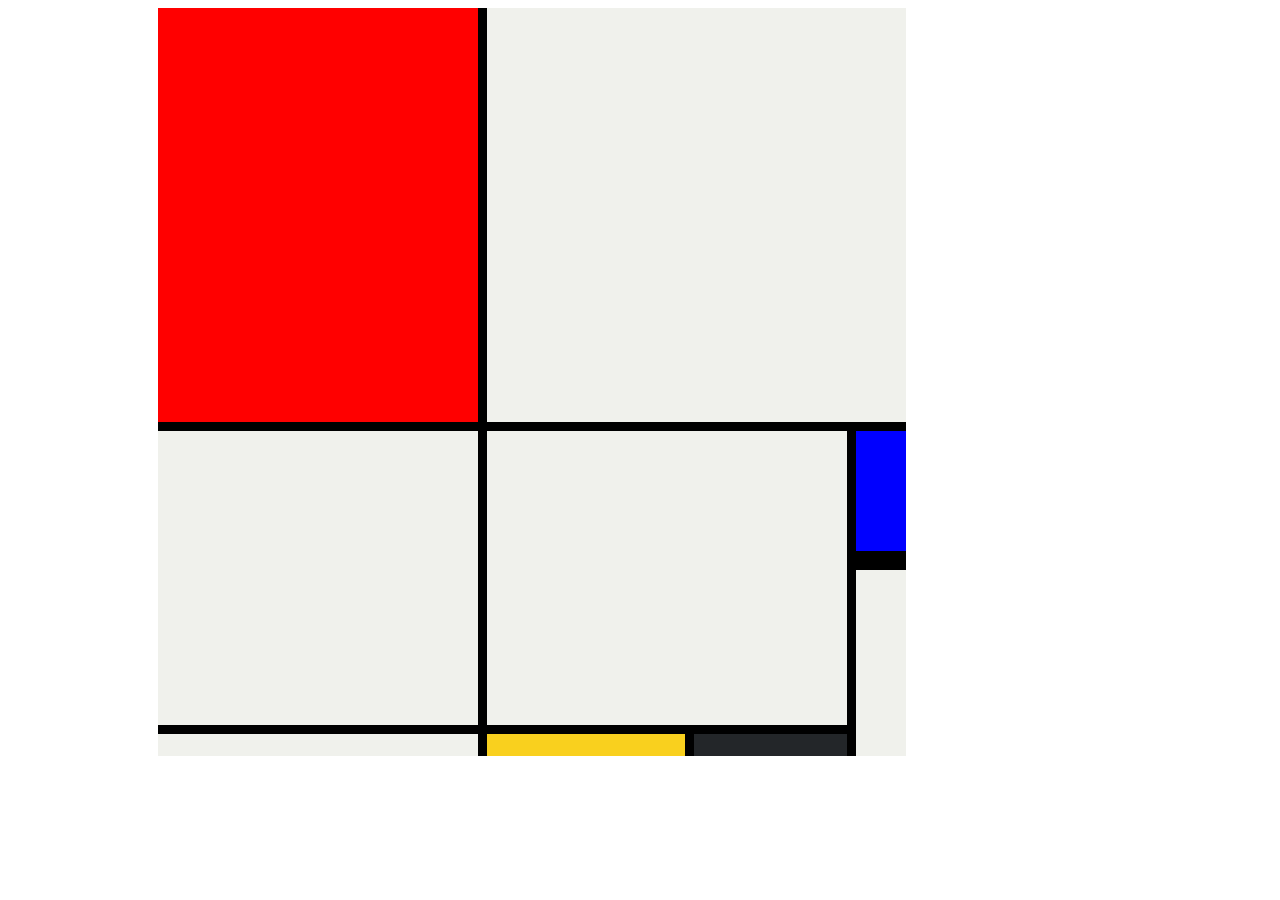
<file: 10.3 Mondrian Project/index.html>
<!DOCTYPE html>
<html lang="en">

<head>
  <meta charset="UTF-8">
  <meta name="viewport" content="width=device-width, initial-scale=1.0">
  <title>Mondrian Project</title>
  <style>
    /* 
    Write your CSS here 
    Gap Colour: #000
    White: #F0F1EC
    Red: #E72F24
    Black: #232629
    Blue: #004592
    Yellow: #F9D01E

    For dimensions, see dimensions.png image.
    HINT: Remember you can't change the properties of grid lines.
    But grid lines are transparent!
    */
    .container{
      background-color:black;
      height:748px;
      width:748px;
     margin-left:150px;
     display:grid;
     gap:9px ;
     grid-template-rows:414px 130px 155px 22px;
     grid-template-columns: 320px 198px 153px 50px;
     
     
    }
    .red{
      background-color:red;
    }
    .white1{
      grid-column: span 3;
      background-color: #F0F1EC;
    }
    .white2{
      grid-row: span 2;
      background-color: #F0F1EC;
    }
    .white3{
      grid-row: span 2;
      grid-column: span 2;
      background-color: #F0F1EC;
      }
      .blue{
        background-color: blue;
        border-bottom:  10px  solid black;
      }
      .white4{
        background-color: #F0F1EC;
        grid-row: span 2;
      }
      .item5{
        
        background-color: #F0F1EC;
      }
      .yellow{
        background-color: #F9D01E;
      }
.black{
  background-color: #232629;
}

  </style>
</head>

<body>
  <div class="container">
    <div class="item red"></div>
    <div class="item white1"></div>
    <div class="item white2"></div>
    <div class="item white3"></div>

    <div class="item blue"></div>
    <div class="item white4"></div>

    <div class="item5"></div>
    <div class="item yellow"></div>
    <div class="item black"></div>

</body>

</html>
</file>
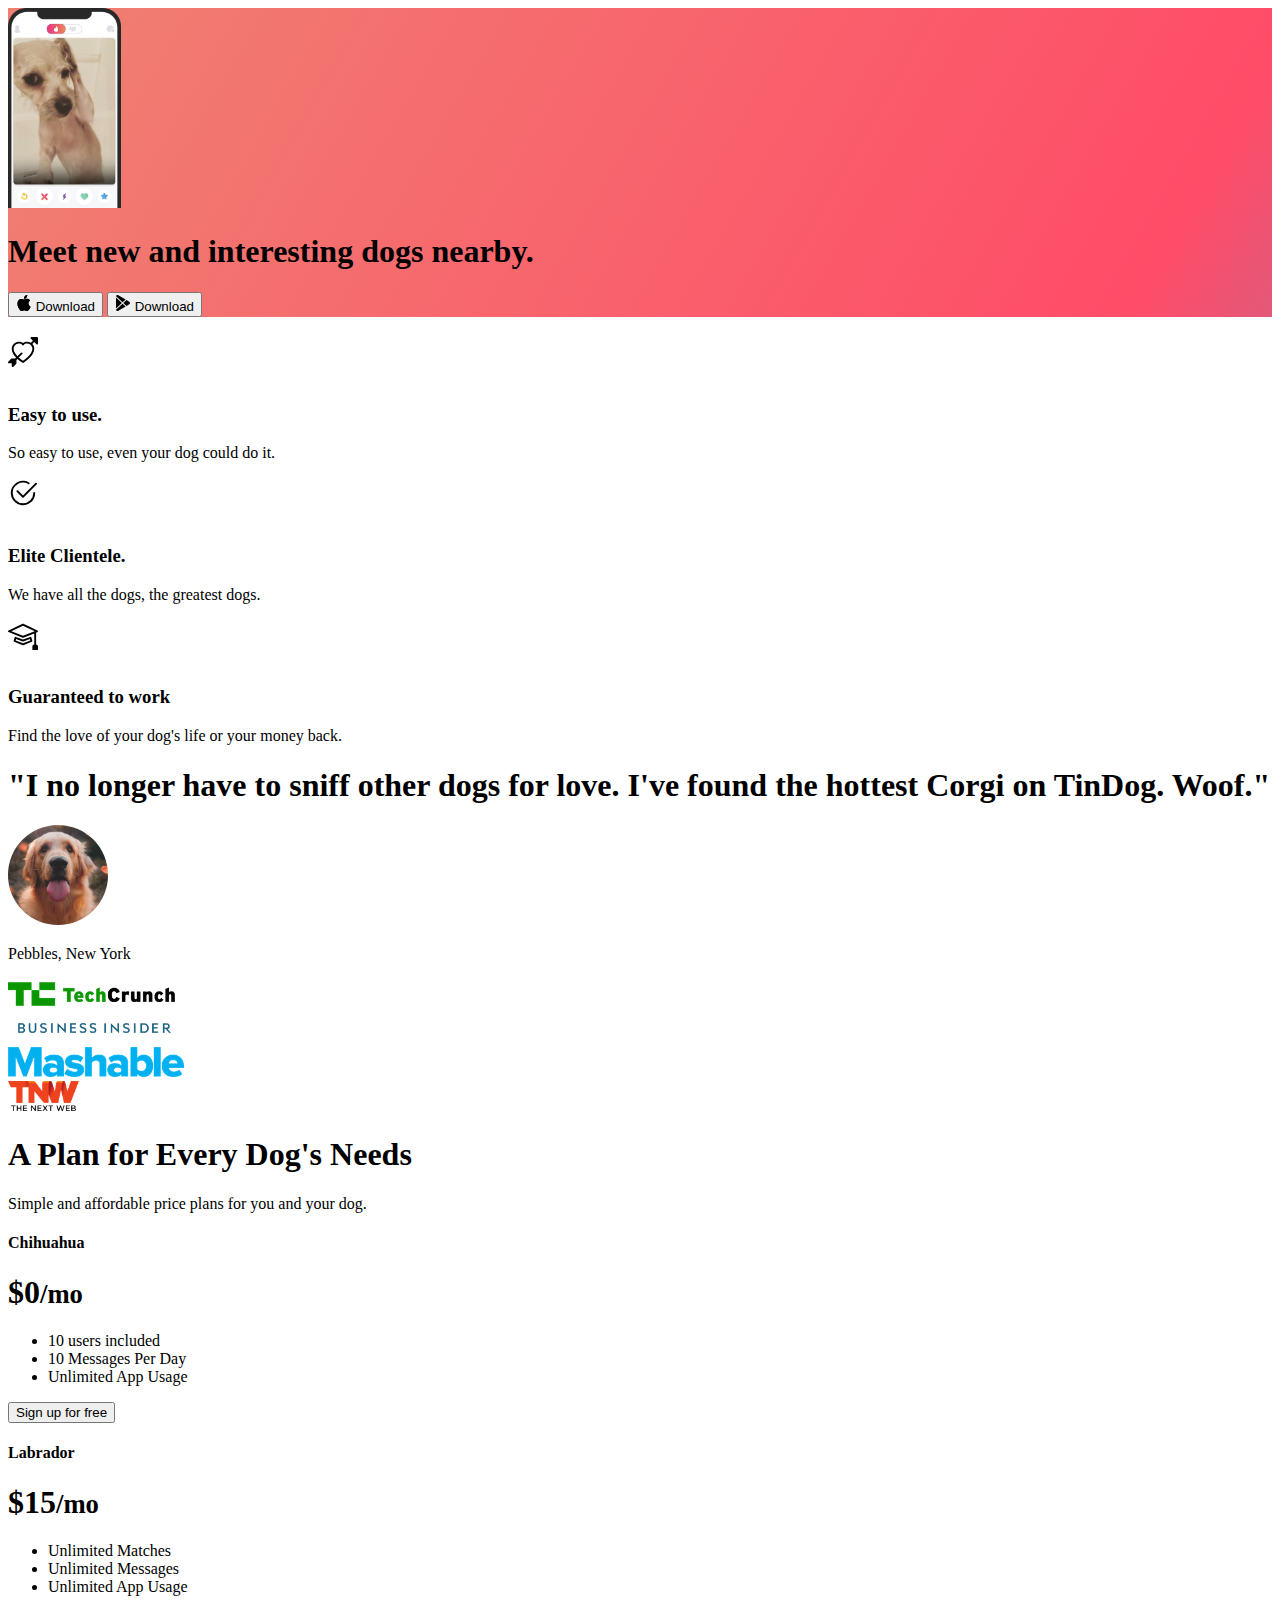
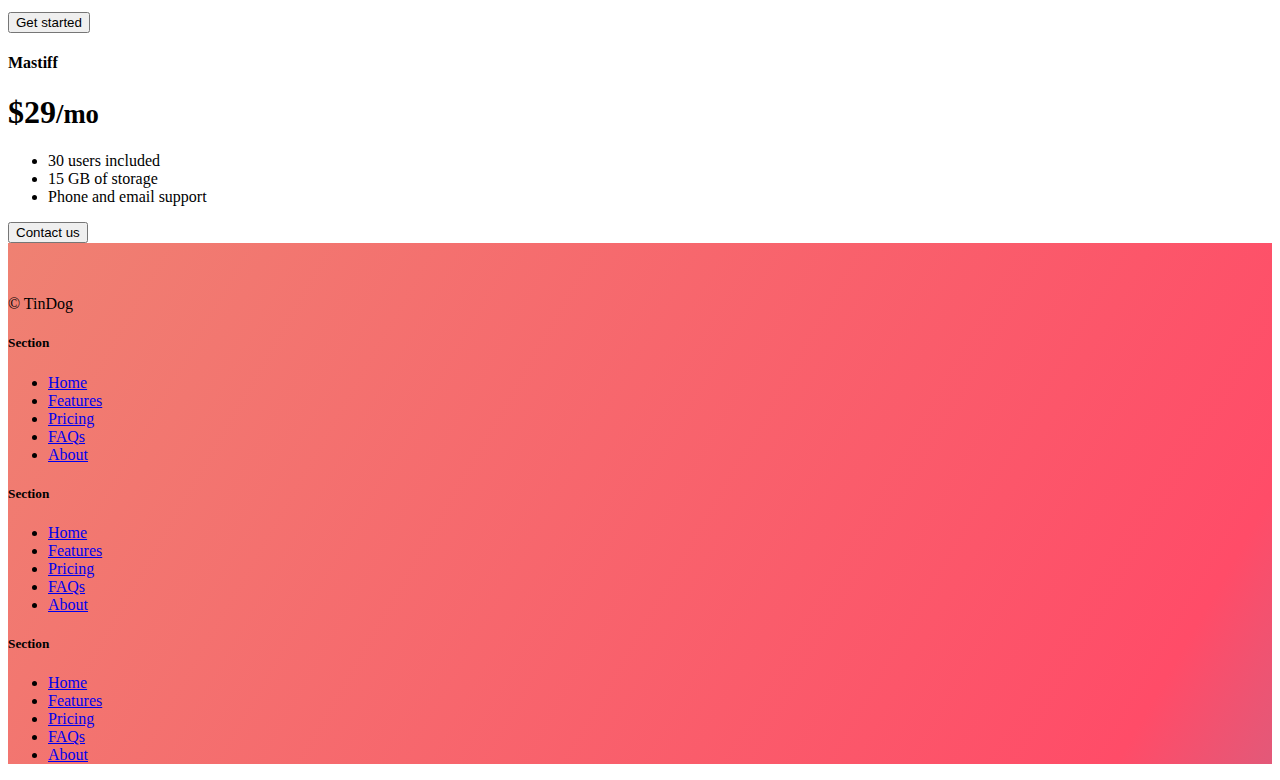
<file: 11.3 TinDog Project/index.html>
<!DOCTYPE html>
<html lang="en">

<head>
  <meta charset="UTF-8">
  <meta name="viewport" content="width=device-width, initial-scale=1.0">
  <title>TinDog</title>
  <link href="https://cdn.jsdelivr.net/npm/bootstrap@5.3.1/dist/css/bootstrap.min.css" rel="stylesheet" integrity="sha384-4bw+/aepP/YC94hEpVNVgiZdgIC5+VKNBQNGCHeKRQN+PtmoHDEXuppvnDJzQIu9" crossorigin="anonymous">

  <link rel="stylesheet" href="../11.3 TinDog Project/css/style.css">
</head>

<body>

  <!-- Title -->
  <section id="title " class="gradient-background">
    <div class="container col-xxl-8 px-4 pt-5 ">
      <div class="row flex-lg-row-reverse align-items-center g-5  ">
        <div class="col-10 col-sm-8 col-lg-6 mt-5">
          <img src="../11.3 TinDog Project/images/iphone.png" class="d-block mx-lg-auto img-fluid" alt="Bootstrap Themes"  height="200" loading="lazy">
        </div>
        <div class="col-lg-6">
          <h1 class="display-5 fw-bold text-body-emphasis lh-1 mb-3">Meet new and interesting dogs nearby.</h1>
          <div class="d-grid gap-2 d-md-flex justify-content-md-start">
            <button type="button" class="btn btn-light btn-lg px-4 me-md-2"><svg xmlns="http://www.w3.org/2000/svg" width="16" height="16" fill="currentColor"
              class="bi bi-apple mb-1" viewBox="0 0 16 16">
<path
                d="M11.182.008C11.148-.03 9.923.023 8.857 1.18c-1.066 1.156-.902 2.482-.878 2.516.024.034 1.52.087 2.475-1.258.955-1.345.762-2.391.728-2.43Zm3.314 11.733c-.048-.096-2.325-1.234-2.113-3.422.212-2.189 1.675-2.789 1.698-2.854.023-.065-.597-.79-1.254-1.157a3.692 3.692 0 0 0-1.563-.434c-.108-.003-.483-.095-1.254.116-.508.139-1.653.589-1.968.607-.316.018-1.256-.522-2.267-.665-.647-.125-1.333.131-1.824.328-.49.196-1.422.754-2.074 2.237-.652 1.482-.311 3.83-.067 4.56.244.729.625 1.924 1.273 2.796.576.984 1.34 1.667 1.659 1.899.319.232 1.219.386 1.843.067.502-.308 1.408-.485 1.766-.472.357.013 1.061.154 1.782.539.571.197 1.111.115 1.652-.105.541-.221 1.324-1.059 2.238-2.758.347-.79.505-1.217.473-1.282Z" />
<path
                d="M11.182.008C11.148-.03 9.923.023 8.857 1.18c-1.066 1.156-.902 2.482-.878 2.516.024.034 1.52.087 2.475-1.258.955-1.345.762-2.391.728-2.43Zm3.314 11.733c-.048-.096-2.325-1.234-2.113-3.422.212-2.189 1.675-2.789 1.698-2.854.023-.065-.597-.79-1.254-1.157a3.692 3.692 0 0 0-1.563-.434c-.108-.003-.483-.095-1.254.116-.508.139-1.653.589-1.968.607-.316.018-1.256-.522-2.267-.665-.647-.125-1.333.131-1.824.328-.49.196-1.422.754-2.074 2.237-.652 1.482-.311 3.83-.067 4.56.244.729.625 1.924 1.273 2.796.576.984 1.34 1.667 1.659 1.899.319.232 1.219.386 1.843.067.502-.308 1.408-.485 1.766-.472.357.013 1.061.154 1.782.539.571.197 1.111.115 1.652-.105.541-.221 1.324-1.059 2.238-2.758.347-.79.505-1.217.473-1.282Z" />
</svg> Download</button>
            <button type="button" class="btn btn-outline-light btn-lg px-4">            <svg xmlns="http://www.w3.org/2000/svg" width="16" height="16" fill="currentColor"
              class="bi bi-google-play mb-1" viewBox="0 0 16 16">
  <path
                d="M14.222 9.374c1.037-.61 1.037-2.137 0-2.748L11.528 5.04 8.32 8l3.207 2.96 2.694-1.586Zm-3.595 2.116L7.583 8.68 1.03 14.73c.201 1.029 1.36 1.61 2.303 1.055l7.294-4.295ZM1 13.396V2.603L6.846 8 1 13.396ZM1.03 1.27l6.553 6.05 3.044-2.81L3.333.215C2.39-.341 1.231.24 1.03 1.27Z" />
  </svg> Download</button>
          </div>
        </div>
      </div>
    </div>

  </section>
  <!-- Features -->
  <div class="container">
  <section id="features">
    <div class="container  mt-5" id="featured-3">
      <h2 class="pb-2 "></h2>
      <div class="row g-4 py-5 row-cols-1 row-cols-lg-3">
        <div class="feature col">
          <div class="feature-icon icon-square  d-inline-flex align-items-center justify-content-center text-bg-light bg-gradient fs-2 mb-3">
            <svg xmlns="http://www.w3.org/2000/svg" height="30" fill="currentColor" class="bi bi-arrow-through-heart"
            viewBox="0 0 16 16">
<path fill-rule="evenodd"
              d="M2.854 15.854A.5.5 0 0 1 2 15.5V14H.5a.5.5 0 0 1-.354-.854l1.5-1.5A.5.5 0 0 1 2 11.5h1.793l.53-.53c-.771-.802-1.328-1.58-1.704-2.32-.798-1.575-.775-2.996-.213-4.092C3.426 2.565 6.18 1.809 8 3.233c1.25-.98 2.944-.928 4.212-.152L13.292 2 12.147.854A.5.5 0 0 1 12.5 0h3a.5.5 0 0 1 .5.5v3a.5.5 0 0 1-.854.354L14 2.707l-1.006 1.006c.236.248.44.531.6.845.562 1.096.585 2.517-.213 4.092-.793 1.563-2.395 3.288-5.105 5.08L8 13.912l-.276-.182a21.86 21.86 0 0 1-2.685-2.062l-.539.54V14a.5.5 0 0 1-.146.354l-1.5 1.5Zm2.893-4.894A20.419 20.419 0 0 0 8 12.71c2.456-1.666 3.827-3.207 4.489-4.512.679-1.34.607-2.42.215-3.185-.817-1.595-3.087-2.054-4.346-.761L8 4.62l-.358-.368c-1.259-1.293-3.53-.834-4.346.761-.392.766-.464 1.845.215 3.185.323.636.815 1.33 1.519 2.065l1.866-1.867a.5.5 0 1 1 .708.708L5.747 10.96Z" /></svg>
          </div>
          <h3 class="fs-2 text-body-emphasis">Easy to use.</h3>
          <p>So easy to use, even your dog could do it.</p>
          
        </div>
        <div class="feature col">
          <div class="feature-icon icon-square  d-inline-flex align-items-center justify-content-center text-bg-light bg-gradient fs-2 mb-3">
            <svg xmlns="http://www.w3.org/2000/svg" height="30" fill="currentColor" class="bi bi-check2-circle"
            viewBox="0 0 16 16">
<path
              d="M2.5 8a5.5 5.5 0 0 1 8.25-4.764.5.5 0 0 0 .5-.866A6.5 6.5 0 1 0 14.5 8a.5.5 0 0 0-1 0 5.5 5.5 0 1 1-11 0z" />
<path
              d="M15.354 3.354a.5.5 0 0 0-.708-.708L8 9.293 5.354 6.646a.5.5 0 1 0-.708.708l3 3a.5.5 0 0 0 .708 0l7-7z" />
</svg>
          </div><h3 class="fs-2 text-body-emphasis">Elite Clientele.</h3>

          <p>We have all the dogs, the greatest dogs.</p>
          
        </div>
        <div class="feature col">
          <div class="feature-icon  icon-square d-inline-flex align-items-center justify-content-center text-bg-light bg-gradient fs-2 mb-3">
            <svg xmlns="http://www.w3.org/2000/svg" height="30" fill="currentColor" class="bi bi-mortarboard" viewBox="0 0 16 16">
              <path d="M8.211 2.047a.5.5 0 0 0-.422 0l-7.5 3.5a.5.5 0 0 0 .025.917l7.5 3a.5.5 0 0 0 .372 0L14 7.14V13a1 1 0 0 0-1 1v2h3v-2a1 1 0 0 0-1-1V6.739l.686-.275a.5.5 0 0 0 .025-.917l-7.5-3.5ZM8 8.46 1.758 5.965 8 3.052l6.242 2.913L8 8.46Z"/>
              <path d="M4.176 9.032a.5.5 0 0 0-.656.327l-.5 1.7a.5.5 0 0 0 .294.605l4.5 1.8a.5.5 0 0 0 .372 0l4.5-1.8a.5.5 0 0 0 .294-.605l-.5-1.7a.5.5 0 0 0-.656-.327L8 10.466 4.176 9.032Zm-.068 1.873.22-.748 3.496 1.311a.5.5 0 0 0 .352 0l3.496-1.311.22.748L8 12.46l-3.892-1.556Z"/>
              </svg>
              
          </div>
          <h3 class="fs-2 text-body-emphasis">Guaranteed to work</h3>
          <p>Find the love of your dog's life or your money back.</p>
          
        </div>
      </div>
    </div>
  </div>



  </section>
  <!-- Testimonial -->
  <section id="testimonial">
    <div >
      <div class="p-5 text-center bg-body-light">
        <div class="container py-5">
          <h1 class="text-body-emphasis">"I no longer have to sniff other dogs for love. I've found the hottest Corgi on TinDog. Woof."
          </h1>
          <div class="mt-5">
            <img class="profile-img" src="../11.3 TinDog Project/images/dog-img.jpg" height="100px" />
            <p class="mt-2">Pebbles, New York </p>
          </div>
        <div class="container">
          <div class="row">
            <div class="col-lg-3 col-sm-12" >
              <img src="../11.3 TinDog Project/images/techcrunch.png" height="30px"/>
            </div>
            <div class="col-lg-3 col-sm-12" >
              <img src="../11.3 TinDog Project/images/bizinsider.png" height="30px"/>
            </div>
            <div class="col-lg-3 col-sm-12" >
              <img src="../11.3 TinDog Project/images/mashable.png" height="30px"/>
            </div>
            <div class="col-lg-3 col-sm-12" >
              <img src="../11.3 TinDog Project/images/tnw.png" height="30px"/>
            </div>
          </div>
        </div>
        </div>
      </div>
    </div>

  </section>
  <!-- Pricing -->
  <section id="pricing">
    <div class="container ">
      <header>
        <div class="d-flex flex-column flex-md-row align-items-center pb-3 mb-4 ">
        
    
          
    
        <div class="pricing-header p-3 pb-md-4 mx-auto text-center">
          <h1 class="display-4 fw-normal text-body-emphasis">A Plan for Every Dog's Needs</h1>
          <p class="fs-5 text-body-secondary">Simple and affordable price plans for you and your dog.
          </p>
        </div>
      </header>
    
      
        <div class="row row-cols-1 row-cols-md-3 mb-3 text-center">
          <div class="col">
            <div class="card mb-4 rounded-3 shadow-sm">
              <div class="card-header py-3">
                <h4 class="my-0 fw-normal">Chihuahua </h4>   
                
               
                
               
              </div>
              <div class="card-body">
                <h1 class="card-title pricing-card-title">$0<small class="text-body-secondary fw-light">/mo</small></h1>
                <ul class="list-unstyled mt-3 mb-4">
                  <li>10 users included</li>
                  <li> 10 Messages Per Day</li>
                  
                  <li>Unlimited App Usage</li>
                </ul>
                <button type="button" class="w-100 btn btn-lg btn-outline-dark">Sign up for free</button>
              </div>
            </div>
          </div>
          <div class="col">
            <div class="card mb-4 rounded-3 shadow-sm">
              <div class="card-header py-3"> 
               
                <h4 class="my-0 fw-normal">Labrador</h4>
              </div>
              <div class="card-body">
                <h1 class="card-title pricing-card-title">$15<small class="text-body-secondary fw-light">/mo</small></h1>
                <ul class="list-unstyled mt-3 mb-4">
                  <li> Unlimited Matches</li>
                  <li>Unlimited Messages</li>
                  <li> Unlimited App Usage</li>
                
                </ul>
                <button type="button" class="w-100 btn btn-lg btn-dark">Get started</button>
              </div>
            </div>
          </div>
          <div class="col">
            <div class="card mb-4 rounded-3 shadow-sm border-primary">
              <div class="card-header py-3 text-bg-dark border-primary">
                <h4 class="my-0 fw-normal">Mastiff</h4>
              </div>
              <div class="card-body">
                <h1 class="card-title pricing-card-title">$29<small class="text-body-secondary fw-light">/mo</small></h1>
                <ul class="list-unstyled mt-3 mb-4">
                  <li>30 users included</li>
                  <li>15 GB of storage</li>
                  <li>Phone and email support</li>
                 
                </ul>
                <button type="button" class="w-100 btn btn-lg btn-dark">Contact us</button>
              </div>
            </div>
          </div>
        </div>
    
       

  </section>
  <!-- Footer -->
  <section id="footer" class="gradient-background">
    <div class="container ">
      <footer class="row row-cols-1 row-cols-sm-2 row-cols-md-5 py-5  ">
        <div class="col mb-3">
          <a href="/" class="d-flex align-items-center mb-3 link-body-emphasis text-decoration-none">
            <svg class="bi me-2" width="40" height="32"><use xlink:href="#bootstrap"></use></svg>
          </a>
          <p class="text-body-secondary">© TinDog</p>
        </div>
    
        <div class="col mb-3">
    
        </div>
    
        <div class="col mb-3">
          <h5>Section</h5>
          <ul class="nav flex-column">
            <li class="nav-item mb-2"><a href="#" class="nav-link p-0 text-body-secondary">Home</a></li>
            <li class="nav-item mb-2"><a href="#" class="nav-link p-0 text-body-secondary">Features</a></li>
            <li class="nav-item mb-2"><a href="#" class="nav-link p-0 text-body-secondary">Pricing</a></li>
            <li class="nav-item mb-2"><a href="#" class="nav-link p-0 text-body-secondary">FAQs</a></li>
            <li class="nav-item mb-2"><a href="#" class="nav-link p-0 text-body-secondary">About</a></li>
          </ul>
        </div>
    
        <div class="col mb-3">
          <h5>Section</h5>
          <ul class="nav flex-column">
            <li class="nav-item mb-2"><a href="#" class="nav-link p-0 text-body-secondary">Home</a></li>
            <li class="nav-item mb-2"><a href="#" class="nav-link p-0 text-body-secondary">Features</a></li>
            <li class="nav-item mb-2"><a href="#" class="nav-link p-0 text-body-secondary">Pricing</a></li>
            <li class="nav-item mb-2"><a href="#" class="nav-link p-0 text-body-secondary">FAQs</a></li>
            <li class="nav-item mb-2"><a href="#" class="nav-link p-0 text-body-secondary">About</a></li>
          </ul>
        </div>
    
        <div class="col mb-3">
          <h5>Section</h5>
          <ul class="nav flex-column">
            <li class="nav-item mb-2"><a href="#" class="nav-link p-0 text-body-secondary">Home</a></li>
            <li class="nav-item mb-2"><a href="#" class="nav-link p-0 text-body-secondary">Features</a></li>
            <li class="nav-item mb-2"><a href="#" class="nav-link p-0 text-body-secondary">Pricing</a></li>
            <li class="nav-item mb-2"><a href="#" class="nav-link p-0 text-body-secondary">FAQs</a></li>
            <li class="nav-item mb-2"><a href="#" class="nav-link p-0 text-body-secondary">About</a></li>
          </ul>
        </div>
      </footer>
    </div>

  </section>
</body>

</html>
</file>
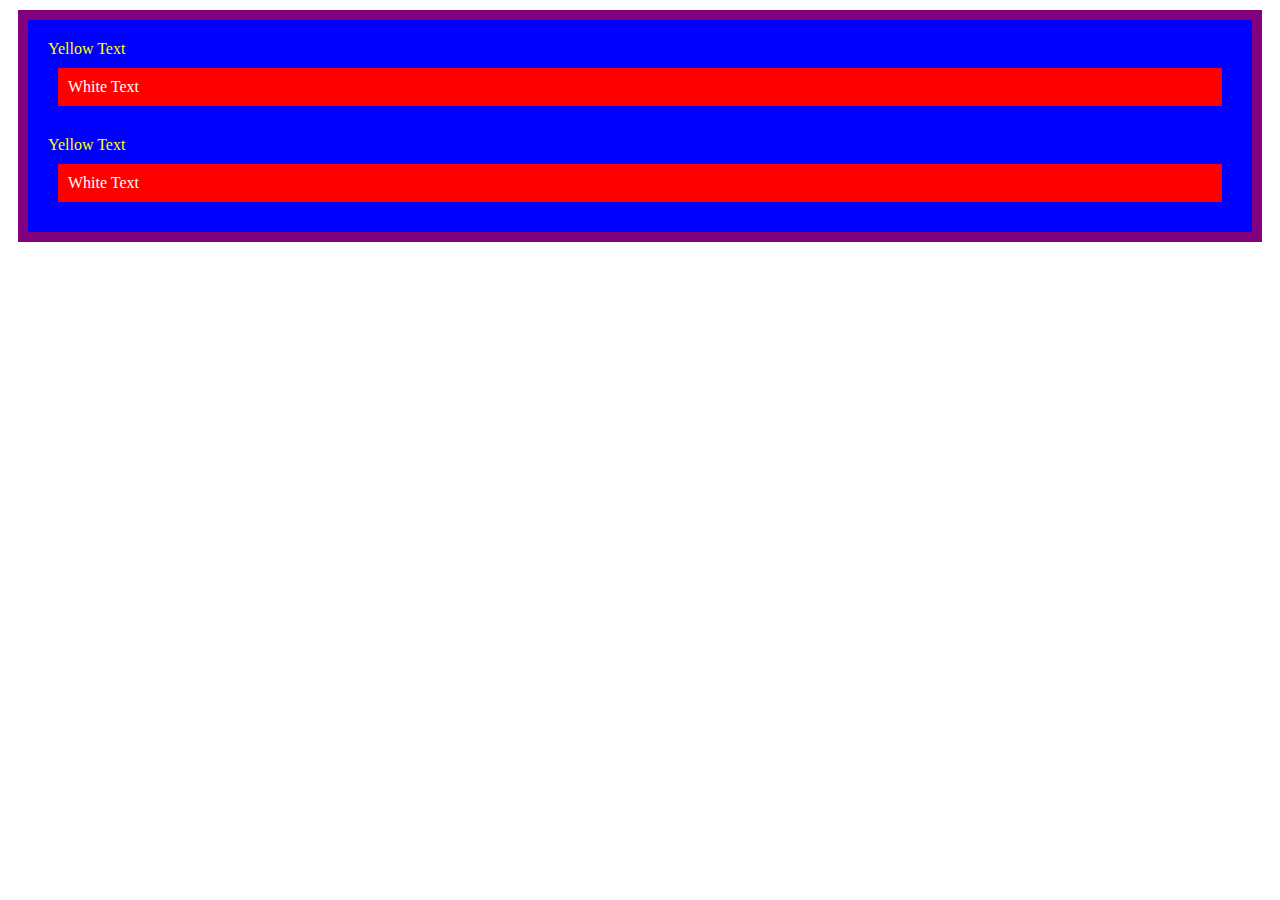
<file: 7.0 CSS Cascade/index.html>
<!DOCTYPE html>
<html lang="en">

<head>
  <meta charset="UTF-8">
  <title>CSS Cascade</title>
  <link rel="stylesheet" href="./style.css">
</head>

<body>
  <div id="outer-box" class="box">
    <div class="box">
      <p>Yellow Text</p>
      <div class="box inner-box">
        <p class="white-text">White Text</p>
      </div>
    </div>
    <div class="box">
      <p>Yellow Text</p>
      <div class="box inner-box">
        <p class="white-text">White Text</p>
      </div>
    </div>
  </div>
</body>

</html>
</file>
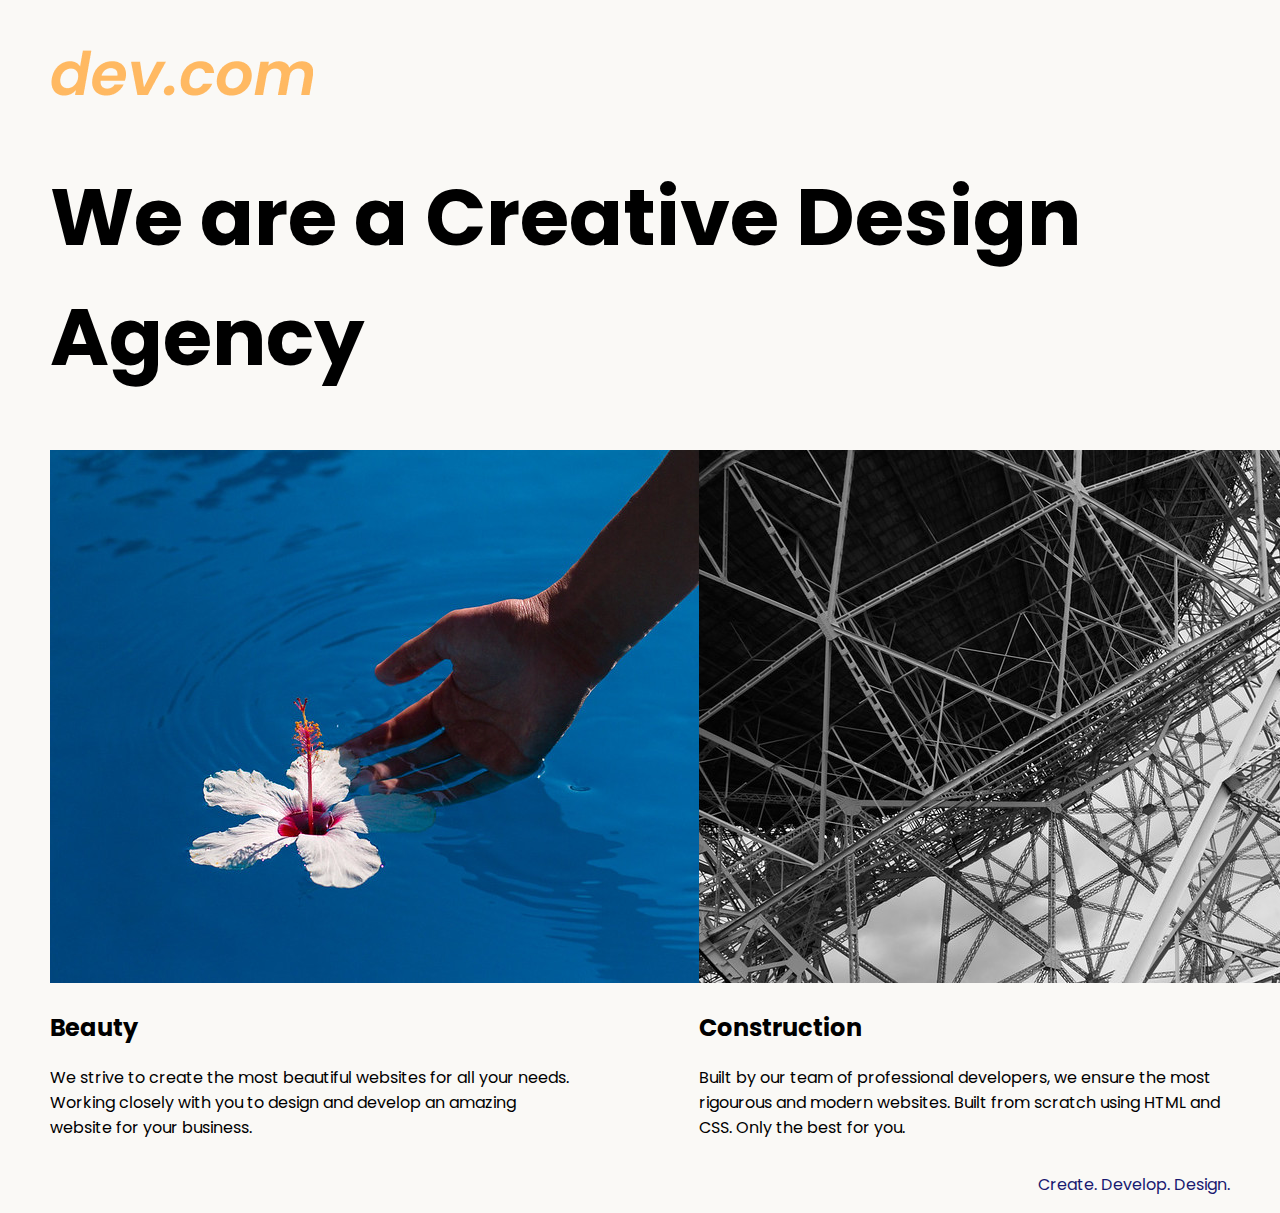
<file: 8.4 Web Design Agency Project/index.html>
<!DOCTYPE html>
<html lang="en">

<head>
  <meta charset="UTF-8">
  <meta name="viewport" content="width=device-width, initial-scale=1.0">
  <title>Agency</title>
  <link rel="stylesheet" href="./style.css">
  <link rel="preconnect" href="https://fonts.googleapis.com">
  <link rel="preconnect" href="https://fonts.gstatic.com" crossorigin>
  <link href="https://fonts.googleapis.com/css2?family=Poppins:wght@400;700&display=swap" rel="stylesheet">
</head>

<body>
  <div class="main">
    <img class="logo" src="./assets/images/logo.png" alt="logo">
    <h1>We are a Creative Design Agency</h1>
    <div class="left card"><img class="tile-image" src="./assets/images/beautiful.jpg" alt="hand and flower in water">
      <h2 class="card-title">Beauty</h2>
      <p class="card-text">We strive to create the most beautiful websites for all your needs. Working closely with you
        to
        design and
        develop an amazing website for your business.</p>
    </div>

    <div class="right card"><img class="tile-image" src="./assets/images/construction.jpg" alt="metal structure">
      <h2 class="card-title">Construction</h2>
      <p>Built by our team of professional developers, we ensure the most rigourous and modern websites. Built from
        scratch using HTML and CSS. Only the best for you.</p>
    </div>

  </div>
  <footer>
    <p>Create. Develop. Design.</p>
  </footer>
</body>

</html>
</file>
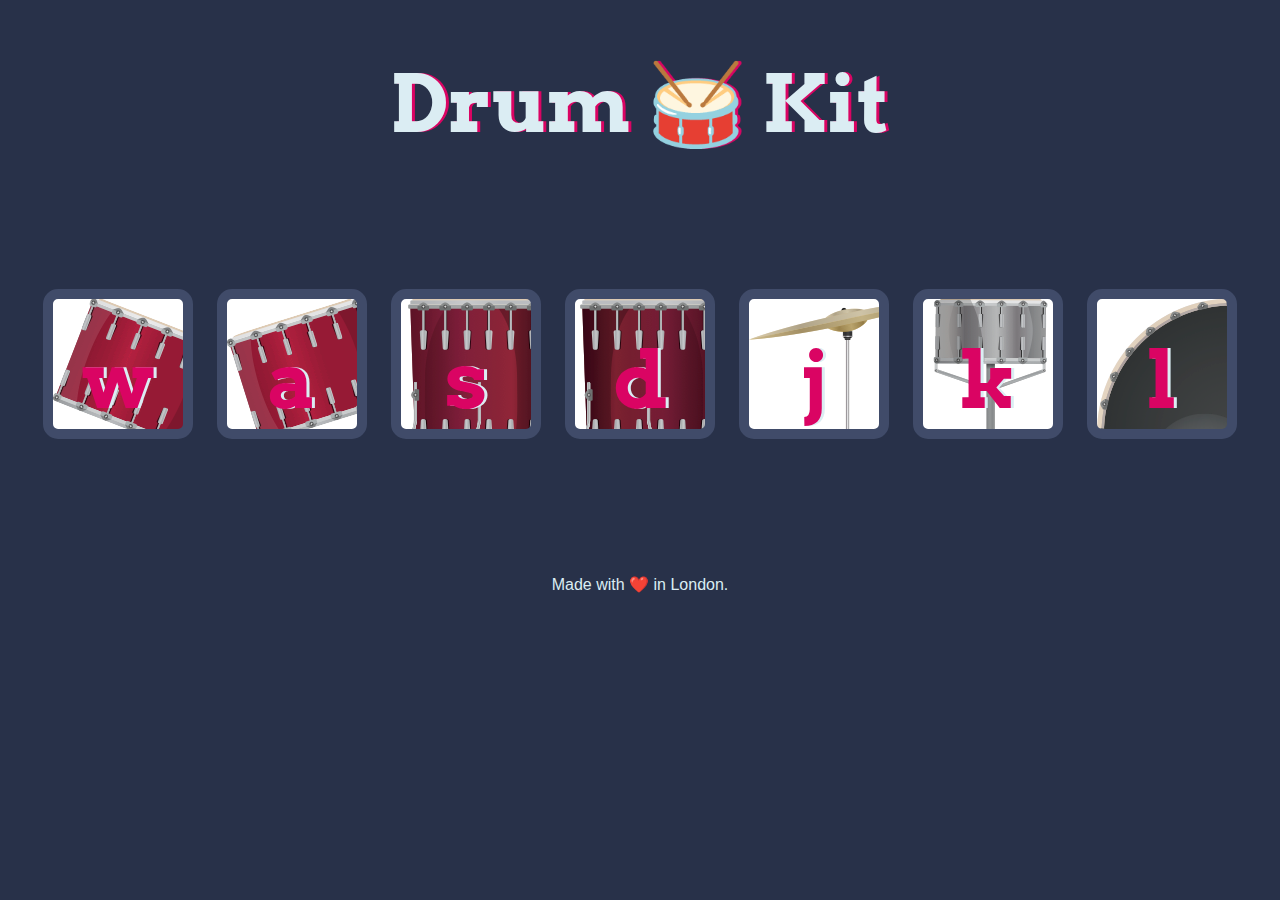
<file: Drum Kit Starting Files/index.html>
<!DOCTYPE html>
<html lang="en" dir="ltr">

<head>
  <meta charset="utf-8">
  <title>Drum Kit</title>
  <link rel="stylesheet" href="styles.css">
  <link href="https://fonts.googleapis.com/css?family=Arvo" rel="stylesheet">
</head>

<body>

  <h1 id="title">Drum 🥁 Kit</h1>
  <div class="set">
    <button class="w drum">w</button>
    <button class="a drum">a</button>
    <button class="s drum">s</button>
    <button class="d drum">d</button>
    <button class="j drum">j</button>
    <button class="k drum">k</button>
    <button class="l drum">l</button>
  </div>


  <footer>
    Made with ❤️ in London.
  </footer>
  <script src="index.js"></script>
</body>

</html>
</file>
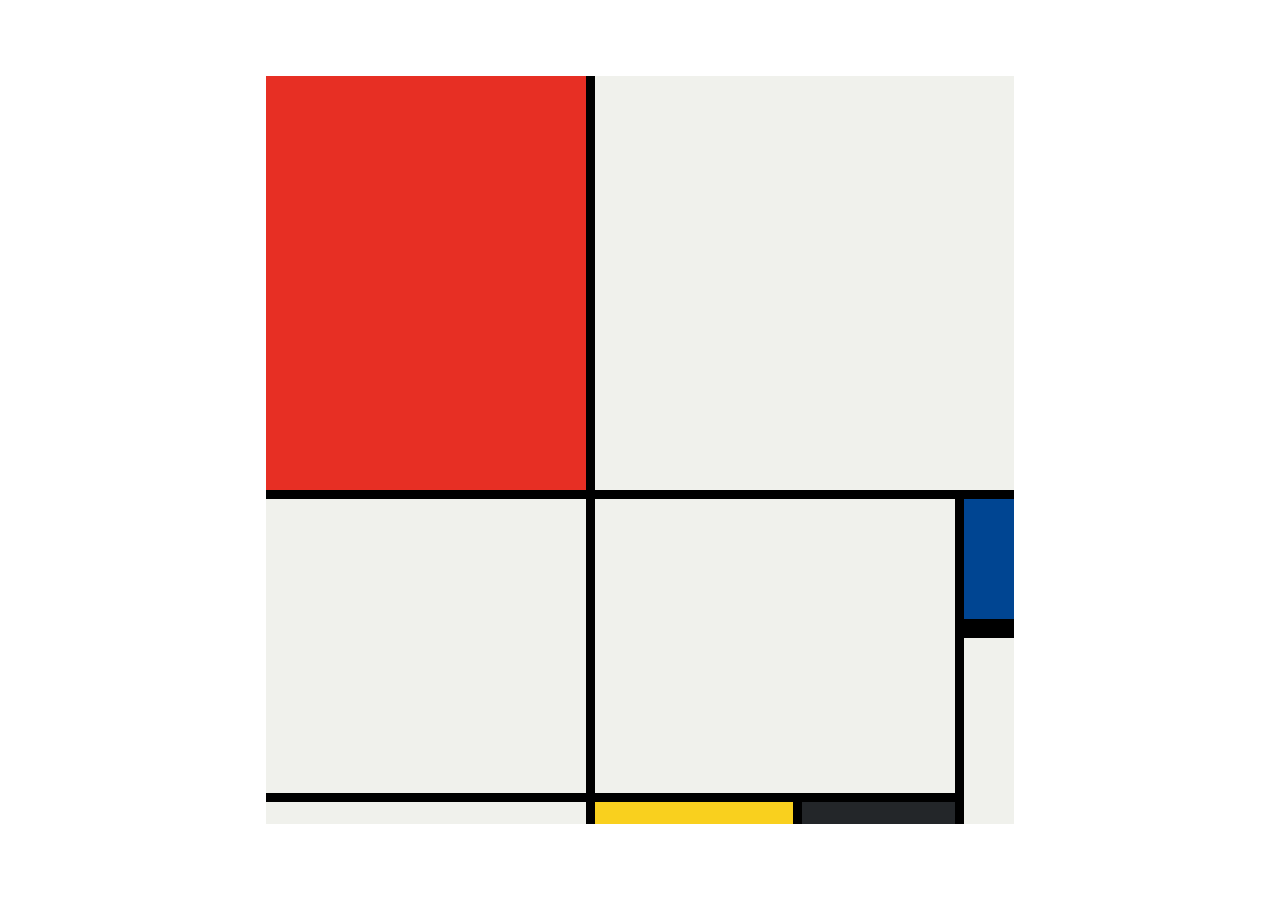
<file: 10.3 Mondrian Project/solution.html>
<!DOCTYPE html>
<html lang="en">

<head>
  <meta charset="UTF-8">
  <meta name="viewport" content="width=device-width, initial-scale=1.0">
  <title>Mondrian Project</title>
  <style>
    /* 
    Write your CSS here 
    Line Colour: #000
    White: #F0F1EC
    Red: #E72F24
    Black: #232629
    Blue: #004592
    Yellow: #F9D01E
    */
    body {
      display: flex;
      justify-content: center;
      align-items: center;
      height: 100vh;
      margin: 0;
      padding: 0;
    }

    .container {
      height: 748px;
      width: 748px;
      display: grid;
      background-color: #000;
      grid-template-columns: 320px 198px 153px 50px;
      grid-template-rows: 414px 130px 155px 22px;
      gap: 9px;
    }

    .item {
      background-color: #F0F1EC;
    }

    .red {
      background-color: #E72F24;
    }

    .white1 {
      grid-column: span 3;
    }

    .white2 {
      grid-row: span 2;
    }

    .white3 {
      grid-area: 2 / 2 / 4 /4
    }

    .blue {
      background-color: #004592;
      border-bottom: 10px solid #000;
    }

    .white4 {
      grid-row: span 2;
    }

    .yellow {
      background-color: #F9D01E;
    }

    .black {
      background-color: #232629;
    }
  </style>
</head>

<body>
  <!-- Write your HTML here -->

  <div class="container">
    <div class="item red"></div>
    <div class="item white1"></div>
    <div class="item white2"></div>
    <div class="item white3"></div>

    <div class="item blue"></div>
    <div class="item white4"></div>

    <div class="item"></div>
    <div class="item yellow"></div>
    <div class="item black"></div>
  </div>
</body>

</html>
</file>
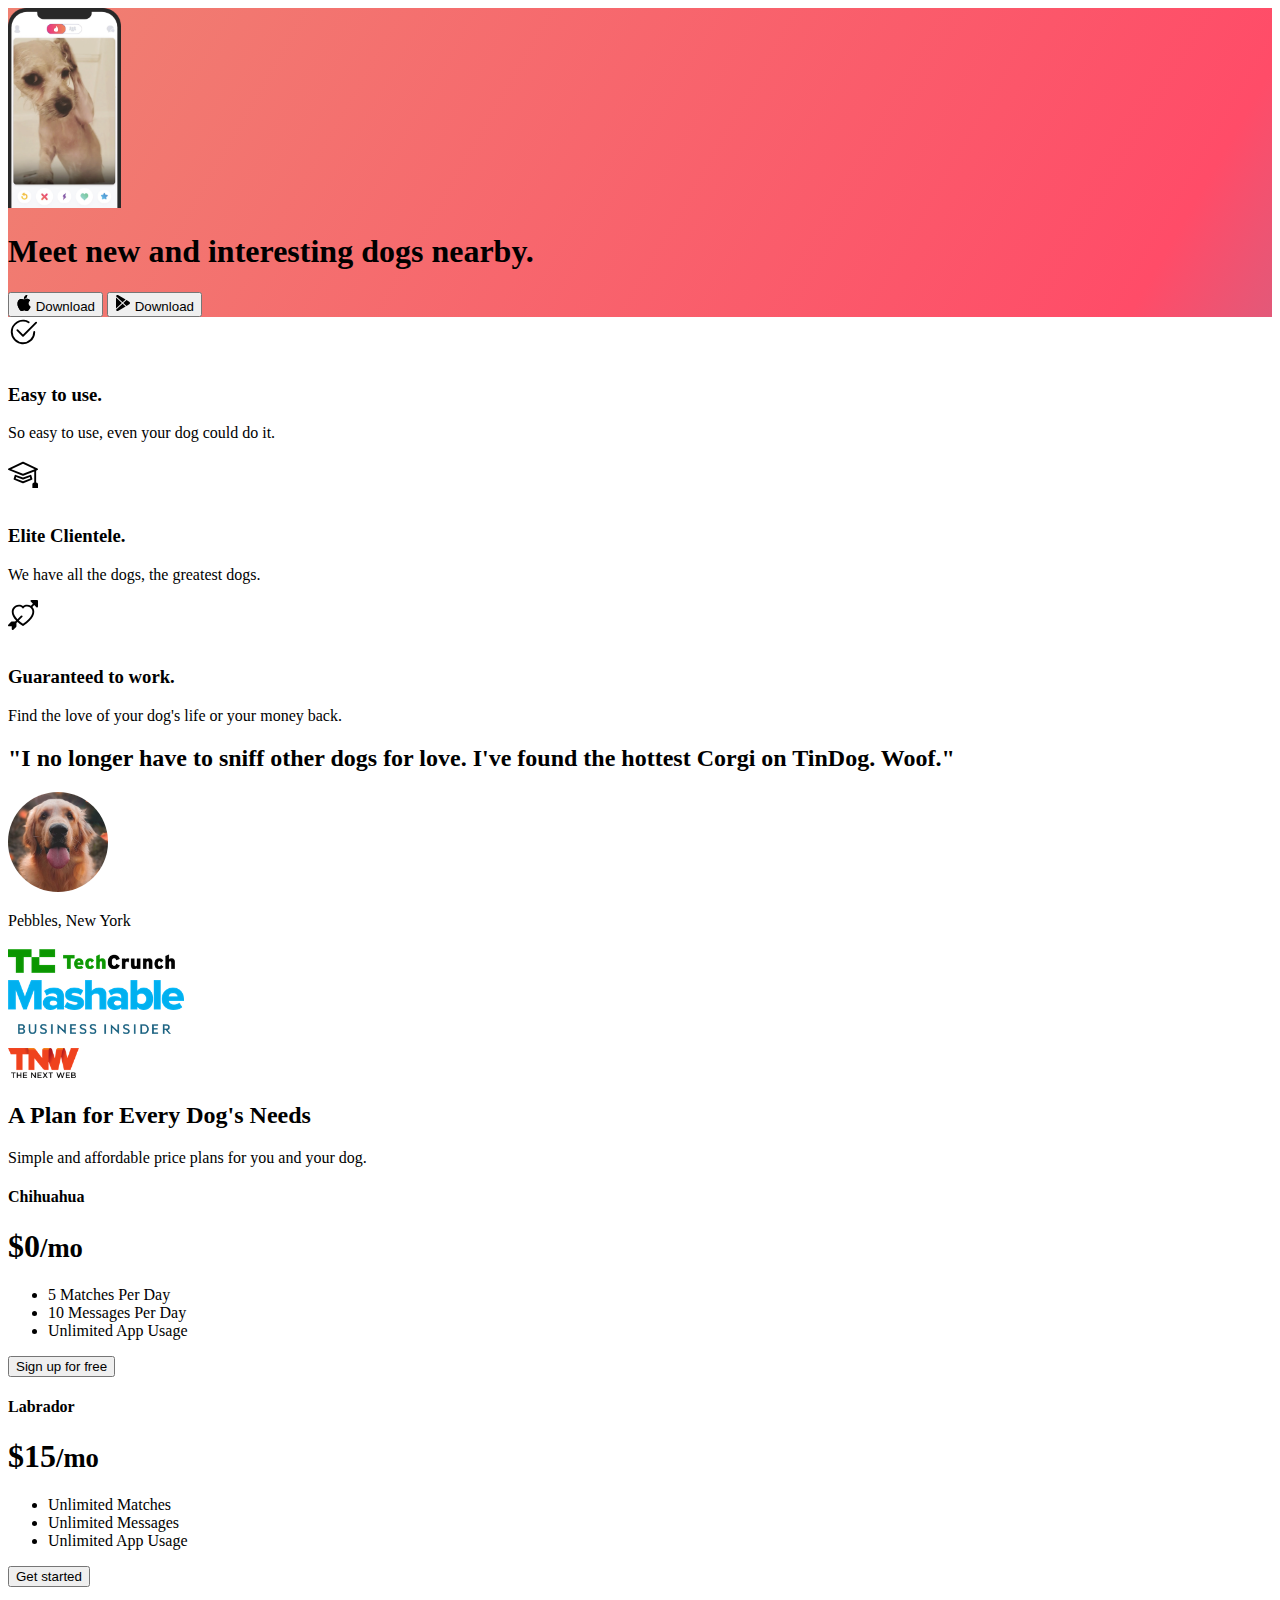
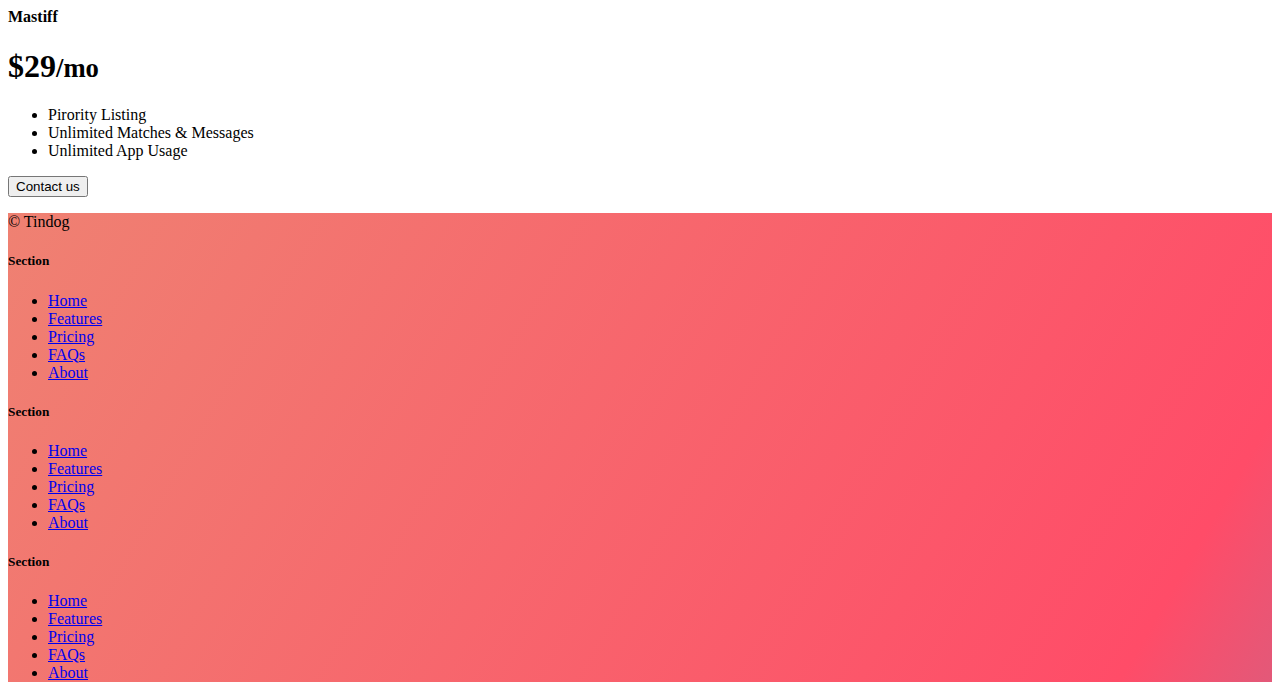
<file: 11.3 TinDog Project/solution.html>
<!DOCTYPE html>
<html lang="en">

<head>
  <meta charset="UTF-8">
  <meta name="viewport" content="width=device-width, initial-scale=1.0">
  <title>TinDog</title>
  <link href="https://cdn.jsdelivr.net/npm/bootstrap@5.3.0-alpha3/dist/css/bootstrap.min.css" rel="stylesheet"
    integrity="sha384-KK94CHFLLe+nY2dmCWGMq91rCGa5gtU4mk92HdvYe+M/SXH301p5ILy+dN9+nJOZ" crossorigin="anonymous">
  <link rel="stylesheet" href="./css/solution.css">
</head>

<body>


  <!-- Title -->
  <section id="title" class="gradient-background">

    <div class="container col-xxl-8 px-4 pt-5">
      <div class="row flex-lg-row-reverse align-items-center g-5 pt-5">
        <div class="col-10 col-sm-8 col-lg-6">
          <img src="./images/iphone.png" class="d-block mx-lg-auto img-fluid" alt="Bootstrap Themes" height="200"
            loading="lazy">
        </div>
        <div class="col-lg-6">
          <h1 class="display-5 fw-bold text-body-emphasis lh-1 mb-3">Meet new and interesting dogs nearby.</h1>

          <div class="d-grid gap-2 d-md-flex justify-content-md-start">
            <button type="button" class="btn btn-light btn-lg px-4 me-md-2"><svg xmlns="http://www.w3.org/2000/svg"
                width="16" height="16" fill="currentColor" class="bi bi-apple mb-1" viewBox="0 0 16 16">
                <path
                  d="M11.182.008C11.148-.03 9.923.023 8.857 1.18c-1.066 1.156-.902 2.482-.878 2.516.024.034 1.52.087 2.475-1.258.955-1.345.762-2.391.728-2.43Zm3.314 11.733c-.048-.096-2.325-1.234-2.113-3.422.212-2.189 1.675-2.789 1.698-2.854.023-.065-.597-.79-1.254-1.157a3.692 3.692 0 0 0-1.563-.434c-.108-.003-.483-.095-1.254.116-.508.139-1.653.589-1.968.607-.316.018-1.256-.522-2.267-.665-.647-.125-1.333.131-1.824.328-.49.196-1.422.754-2.074 2.237-.652 1.482-.311 3.83-.067 4.56.244.729.625 1.924 1.273 2.796.576.984 1.34 1.667 1.659 1.899.319.232 1.219.386 1.843.067.502-.308 1.408-.485 1.766-.472.357.013 1.061.154 1.782.539.571.197 1.111.115 1.652-.105.541-.221 1.324-1.059 2.238-2.758.347-.79.505-1.217.473-1.282Z" />
                <path
                  d="M11.182.008C11.148-.03 9.923.023 8.857 1.18c-1.066 1.156-.902 2.482-.878 2.516.024.034 1.52.087 2.475-1.258.955-1.345.762-2.391.728-2.43Zm3.314 11.733c-.048-.096-2.325-1.234-2.113-3.422.212-2.189 1.675-2.789 1.698-2.854.023-.065-.597-.79-1.254-1.157a3.692 3.692 0 0 0-1.563-.434c-.108-.003-.483-.095-1.254.116-.508.139-1.653.589-1.968.607-.316.018-1.256-.522-2.267-.665-.647-.125-1.333.131-1.824.328-.49.196-1.422.754-2.074 2.237-.652 1.482-.311 3.83-.067 4.56.244.729.625 1.924 1.273 2.796.576.984 1.34 1.667 1.659 1.899.319.232 1.219.386 1.843.067.502-.308 1.408-.485 1.766-.472.357.013 1.061.154 1.782.539.571.197 1.111.115 1.652-.105.541-.221 1.324-1.059 2.238-2.758.347-.79.505-1.217.473-1.282Z" />
              </svg> Download</button>
            <button type="button" class="btn btn-outline-light btn-lg px-4"><svg xmlns="http://www.w3.org/2000/svg"
                width="16" height="16" fill="currentColor" class="bi bi-google-play mb-1" viewBox="0 0 16 16">
                <path
                  d="M14.222 9.374c1.037-.61 1.037-2.137 0-2.748L11.528 5.04 8.32 8l3.207 2.96 2.694-1.586Zm-3.595 2.116L7.583 8.68 1.03 14.73c.201 1.029 1.36 1.61 2.303 1.055l7.294-4.295ZM1 13.396V2.603L6.846 8 1 13.396ZM1.03 1.27l6.553 6.05 3.044-2.81L3.333.215C2.39-.341 1.231.24 1.03 1.27Z" />
              </svg> Download</button>
          </div>
        </div>
      </div>
    </div>
  </section>
  <!-- Features -->
  <section id="features">
    <div class="container mt-5">
      <div class="row g-4 py-5 row-cols-1 row-cols-lg-3">
        <div class="col d-flex align-items-start">
          <div
            class="icon-square text-body-emphasis bg-body-secondary d-inline-flex align-items-center justify-content-center fs-4 flex-shrink-0 me-3">
            <svg xmlns="http://www.w3.org/2000/svg" height="30" fill="currentColor" class="bi bi-check2-circle"
              viewBox="0 0 16 16">
              <path
                d="M2.5 8a5.5 5.5 0 0 1 8.25-4.764.5.5 0 0 0 .5-.866A6.5 6.5 0 1 0 14.5 8a.5.5 0 0 0-1 0 5.5 5.5 0 1 1-11 0z" />
              <path
                d="M15.354 3.354a.5.5 0 0 0-.708-.708L8 9.293 5.354 6.646a.5.5 0 1 0-.708.708l3 3a.5.5 0 0 0 .708 0l7-7z" />
            </svg>
          </div>
          <div>
            <h3 class="fs-2">Easy to use.</h3>
            <p>So easy to use, even your dog could do it.</p>

          </div>
        </div>
        <div class="col d-flex align-items-start">
          <div
            class="icon-square text-body-emphasis bg-body-secondary d-inline-flex align-items-center justify-content-center fs-4 flex-shrink-0 me-3">
            <svg xmlns="http://www.w3.org/2000/svg" height="30" fill="currentColor" class="bi bi-mortarboard"
              viewBox="0 0 16 16">
              <path
                d="M8.211 2.047a.5.5 0 0 0-.422 0l-7.5 3.5a.5.5 0 0 0 .025.917l7.5 3a.5.5 0 0 0 .372 0L14 7.14V13a1 1 0 0 0-1 1v2h3v-2a1 1 0 0 0-1-1V6.739l.686-.275a.5.5 0 0 0 .025-.917l-7.5-3.5ZM8 8.46 1.758 5.965 8 3.052l6.242 2.913L8 8.46Z" />
              <path
                d="M4.176 9.032a.5.5 0 0 0-.656.327l-.5 1.7a.5.5 0 0 0 .294.605l4.5 1.8a.5.5 0 0 0 .372 0l4.5-1.8a.5.5 0 0 0 .294-.605l-.5-1.7a.5.5 0 0 0-.656-.327L8 10.466 4.176 9.032Zm-.068 1.873.22-.748 3.496 1.311a.5.5 0 0 0 .352 0l3.496-1.311.22.748L8 12.46l-3.892-1.556Z" />
            </svg>
          </div>
          <div>
            <h3 class="fs-2">Elite Clientele.</h3>
            <p>We have all the dogs, the greatest dogs.</p>

          </div>
        </div>
        <div class="col d-flex align-items-start">
          <div
            class="icon-square text-body-emphasis bg-body-secondary d-inline-flex align-items-center justify-content-center fs-4 flex-shrink-0 me-3">
            <svg xmlns="http://www.w3.org/2000/svg" height="30" fill="currentColor" class="bi bi-arrow-through-heart"
              viewBox="0 0 16 16">
              <path fill-rule="evenodd"
                d="M2.854 15.854A.5.5 0 0 1 2 15.5V14H.5a.5.5 0 0 1-.354-.854l1.5-1.5A.5.5 0 0 1 2 11.5h1.793l.53-.53c-.771-.802-1.328-1.58-1.704-2.32-.798-1.575-.775-2.996-.213-4.092C3.426 2.565 6.18 1.809 8 3.233c1.25-.98 2.944-.928 4.212-.152L13.292 2 12.147.854A.5.5 0 0 1 12.5 0h3a.5.5 0 0 1 .5.5v3a.5.5 0 0 1-.854.354L14 2.707l-1.006 1.006c.236.248.44.531.6.845.562 1.096.585 2.517-.213 4.092-.793 1.563-2.395 3.288-5.105 5.08L8 13.912l-.276-.182a21.86 21.86 0 0 1-2.685-2.062l-.539.54V14a.5.5 0 0 1-.146.354l-1.5 1.5Zm2.893-4.894A20.419 20.419 0 0 0 8 12.71c2.456-1.666 3.827-3.207 4.489-4.512.679-1.34.607-2.42.215-3.185-.817-1.595-3.087-2.054-4.346-.761L8 4.62l-.358-.368c-1.259-1.293-3.53-.834-4.346.761-.392.766-.464 1.845.215 3.185.323.636.815 1.33 1.519 2.065l1.866-1.867a.5.5 0 1 1 .708.708L5.747 10.96Z" />
            </svg>
          </div>
          <div>
            <h3 class="fs-2">Guaranteed to work.</h3>
            <p>Find the love of your dog's life or your money back.</p>

          </div>
        </div>
      </div>
    </div>
  </section>
  <!-- Testimonial -->
  <section id="testimonial">
    <div class="my-5">
      <div class="p-5 text-center bg-body-tertiary">
        <div class="container py-5">
          <h2 class="text-body-emphasis">"I no longer have to sniff other dogs for love. I've found the hottest Corgi on
            TinDog. Woof."</h2>
          <img class="profile-img mt-5" src="./images/dog-img.jpg" alt="dog image">
          <p class="col-lg-8 mx-auto lead mt-2">
            Pebbles, New York
          </p>
        </div>

        <div class="container">
          <div class="row">
            <div class="col-lg-3 col-sm-12">
              <img src="./images/techcrunch.png" alt="techcrunch" height="30">
            </div>
            <div class="col-lg-3 col-sm-12">
              <img src="./images/mashable.png" alt="mashable" height="30">
            </div>
            <div class="col-lg-3 col-sm-12">
              <img src="./images/bizinsider.png" alt="bizinsider" height="30">
            </div>
            <div class="col-lg-3 col-sm-12">
              <img src="./images/tnw.png" alt="tnw" height="30">
            </div>
          </div>
        </div>
      </div>
    </div>
  </section>
  <!-- Pricing -->
  <section id="pricing">
    <div class="container">
      <div class="pricing-header p-3 pb-md-4 mx-auto text-center">
        <h2 class="display-4 fw-normal">A Plan for Every Dog's Needs</h2>
        <p class="fs-5 text-body-secondary">Simple and affordable price plans for you and your dog.
      </div>
      <div class="row row-cols-1 row-cols-md-3 mb-3 text-center">
        <div class="col">
          <div class="card mb-4 rounded-3 shadow-sm">
            <div class="card-header py-3">
              <h4 class="my-0 fw-normal">Chihuahua</h4>
            </div>
            <div class="card-body">
              <h1 class="card-title pricing-card-title">$0<small class="text-body-secondary fw-light">/mo</small></h1>
              <ul class="list-unstyled mt-3 mb-4">
                <li>5 Matches Per Day</li>
                <li>10 Messages Per Day</li>
                <li>Unlimited App Usage</li>
              </ul>
              <button type="button" class="w-100 btn btn-lg btn-outline-dark">Sign up for free</button>
            </div>
          </div>
        </div>
        <div class="col">
          <div class="card mb-4 rounded-3 shadow-sm">
            <div class="card-header py-3">
              <h4 class="my-0 fw-normal">Labrador</h4>
            </div>
            <div class="card-body">
              <h1 class="card-title pricing-card-title">$15<small class="text-body-secondary fw-light">/mo</small></h1>
              <ul class="list-unstyled mt-3 mb-4">
                <li>Unlimited Matches</li>
                <li>Unlimited Messages</li>
                <li>Unlimited App Usage</li>
              </ul>
              <button type="button" class="w-100 btn btn-lg btn-dark">Get started</button>
            </div>
          </div>
        </div>
        <div class="col">
          <div class="card mb-4 rounded-3 shadow-sm border-dark">
            <div class="card-header py-3 text-bg-dark border-dark">
              <h4 class="my-0 fw-normal">Mastiff</h4>
            </div>
            <div class="card-body">
              <h1 class="card-title pricing-card-title">$29<small class="text-body-secondary fw-light">/mo</small></h1>
              <ul class="list-unstyled mt-3 mb-4">
                <li>Pirority Listing</li>
                <li>Unlimited Matches & Messages</li>
                <li>Unlimited App Usage</li>
              </ul>
              <button type="button" class="w-100 btn btn-lg btn-dark">Contact us</button>
            </div>
          </div>
        </div>
      </div>
    </div>
  </section>
  <!-- Footer -->
  <section id="contact" class="gradient-background">
    <div class="container ">
      <footer class="row row-cols-1 row-cols-sm-2 row-cols-md-5 py-5 mt-5 border-top">
        <div class="col mb-3">

          <p class="text-body-secondary">© Tindog</p>
        </div>

        <div class="col mb-3">

        </div>

        <div class="col mb-3">
          <h5>Section</h5>
          <ul class="nav flex-column">
            <li class="nav-item mb-2"><a href="#" class="nav-link p-0 text-body-secondary">Home</a></li>
            <li class="nav-item mb-2"><a href="#" class="nav-link p-0 text-body-secondary">Features</a></li>
            <li class="nav-item mb-2"><a href="#" class="nav-link p-0 text-body-secondary">Pricing</a></li>
            <li class="nav-item mb-2"><a href="#" class="nav-link p-0 text-body-secondary">FAQs</a></li>
            <li class="nav-item mb-2"><a href="#" class="nav-link p-0 text-body-secondary">About</a></li>
          </ul>
        </div>

        <div class="col mb-3">
          <h5>Section</h5>
          <ul class="nav flex-column">
            <li class="nav-item mb-2"><a href="#" class="nav-link p-0 text-body-secondary">Home</a></li>
            <li class="nav-item mb-2"><a href="#" class="nav-link p-0 text-body-secondary">Features</a></li>
            <li class="nav-item mb-2"><a href="#" class="nav-link p-0 text-body-secondary">Pricing</a></li>
            <li class="nav-item mb-2"><a href="#" class="nav-link p-0 text-body-secondary">FAQs</a></li>
            <li class="nav-item mb-2"><a href="#" class="nav-link p-0 text-body-secondary">About</a></li>
          </ul>
        </div>

        <div class="col mb-3">
          <h5>Section</h5>
          <ul class="nav flex-column">
            <li class="nav-item mb-2"><a href="#" class="nav-link p-0 text-body-secondary">Home</a></li>
            <li class="nav-item mb-2"><a href="#" class="nav-link p-0 text-body-secondary">Features</a></li>
            <li class="nav-item mb-2"><a href="#" class="nav-link p-0 text-body-secondary">Pricing</a></li>
            <li class="nav-item mb-2"><a href="#" class="nav-link p-0 text-body-secondary">FAQs</a></li>
            <li class="nav-item mb-2"><a href="#" class="nav-link p-0 text-body-secondary">About</a></li>
          </ul>
        </div>
      </footer>
    </div>
  </section>
</body>

</html>
</file>
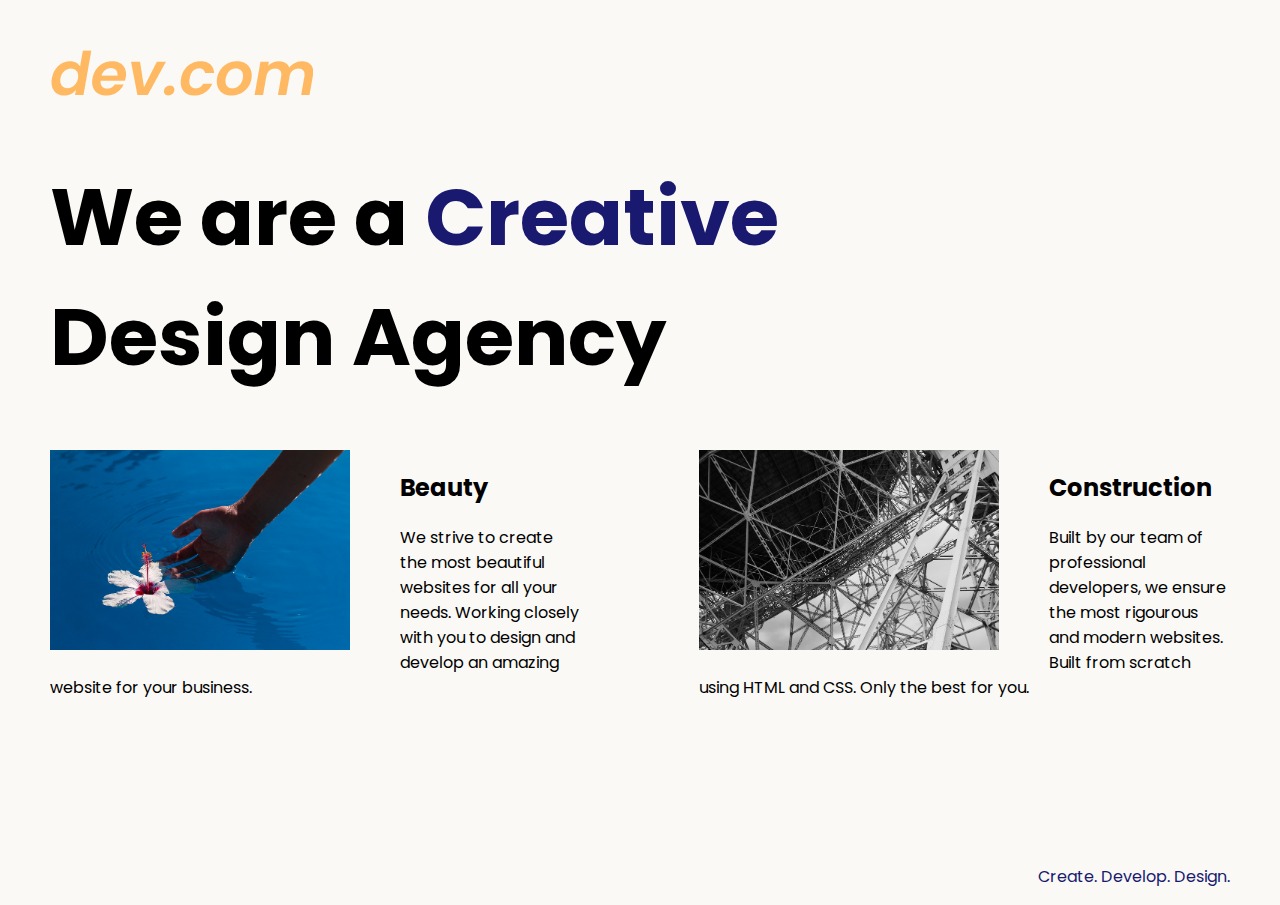
<file: 8.4 Web Design Agency Project/solution.html>
<!DOCTYPE html>
<html lang="en">

<head>
  <meta charset="UTF-8">
  <meta name="viewport" content="width=device-width, initial-scale=1.0">
  <title>Agency</title>
  <link rel="stylesheet" href="./solution.css">
  <link rel="preconnect" href="https://fonts.googleapis.com">
  <link rel="preconnect" href="https://fonts.gstatic.com" crossorigin>
  <link href="https://fonts.googleapis.com/css2?family=Poppins:wght@400;700&display=swap" rel="stylesheet">
</head>

<body>
  <div class="main">
    <img class="logo" src="./assets/images/logo.png" alt="logo">
    <h1>We are a <span class="creative">Creative</span> <br />Design Agency</h1>
    <div class="left card"><img class="tile-image" src="./assets/images/beautiful.jpg" alt="hand and flower in water">
      <h2 class="card-title">Beauty</h2>
      <p class="card-text">We strive to create the most beautiful websites for all your needs. Working closely with you
        to
        design and
        develop an amazing website for your business.</p>
    </div>

    <div class="right card"><img class="tile-image" src="./assets/images/construction.jpg" alt="metal structure">
      <h2 class="card-title">Construction</h2>
      <p>Built by our team of professional developers, we ensure the most rigourous and modern websites. Built from
        scratch using HTML and CSS. Only the best for you.</p>
    </div>

  </div>
  <footer>
    <p>Create. Develop. Design.</p>
  </footer>
</body>

</html>
</file>
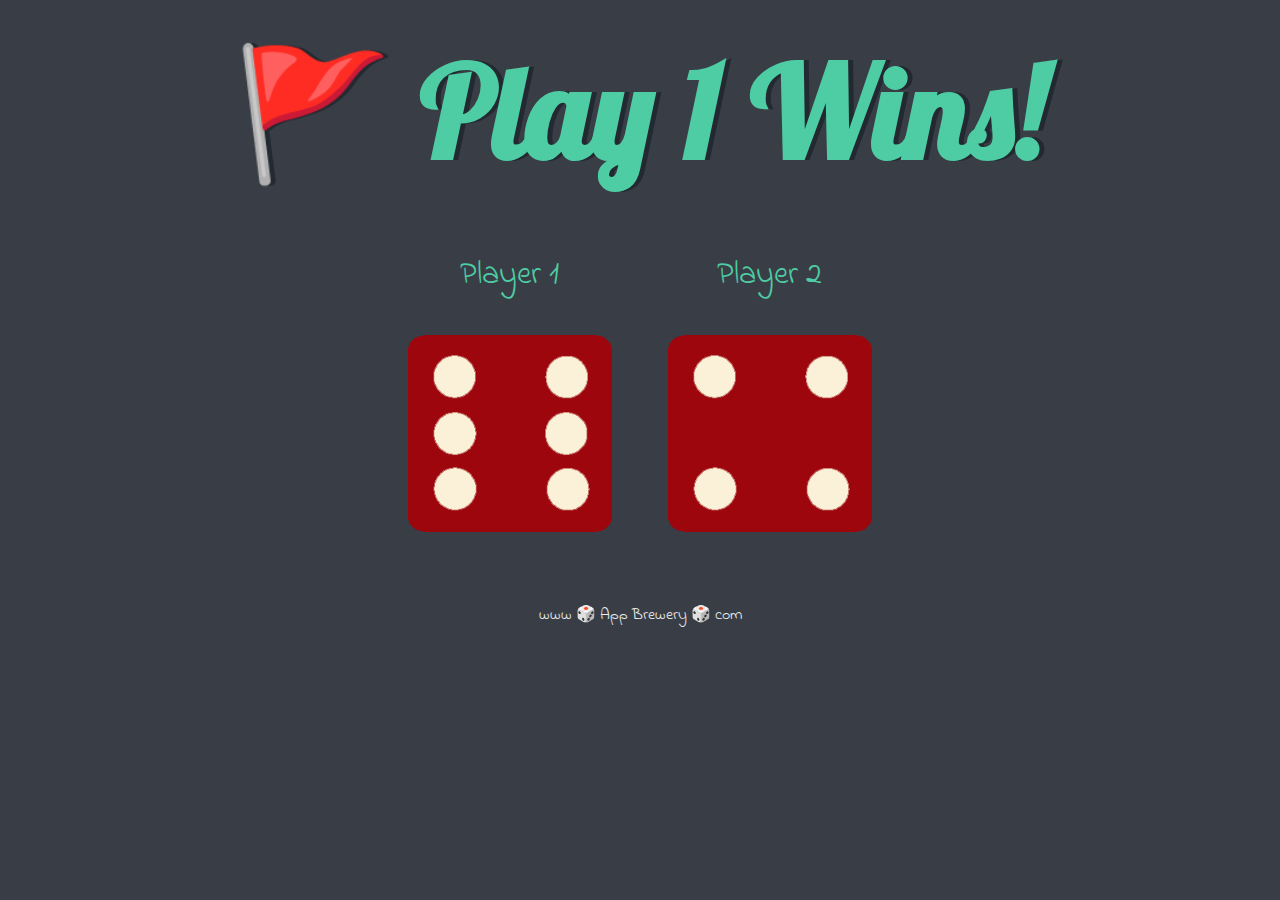
<file: Dicee Challenge - Completed/dicee.html>
<!DOCTYPE html>
<html lang="en" dir="ltr">
  <head>
    <meta charset="utf-8">
    <title>Dicee</title>
    <link rel="stylesheet" href="styles.css">
    <link href="https://fonts.googleapis.com/css?family=Indie+Flower|Lobster" rel="stylesheet">

  </head>
  <body>

    <div class="container">
      <h1>Refresh Me</h1>

      <div class="dice">
        <p>Player 1</p>
        <img class="img1" src="images/dice6.png">
      </div>

      <div class="dice">
        <p>Player 2</p>
        <img class="img2" src="images/dice6.png">
      </div>

    </div>

    <script src="index.js" charset="utf-8"></script>

      </body>

      <footer>
        www 🎲 App Brewery 🎲 com
      </footer>
    </html>
</file>
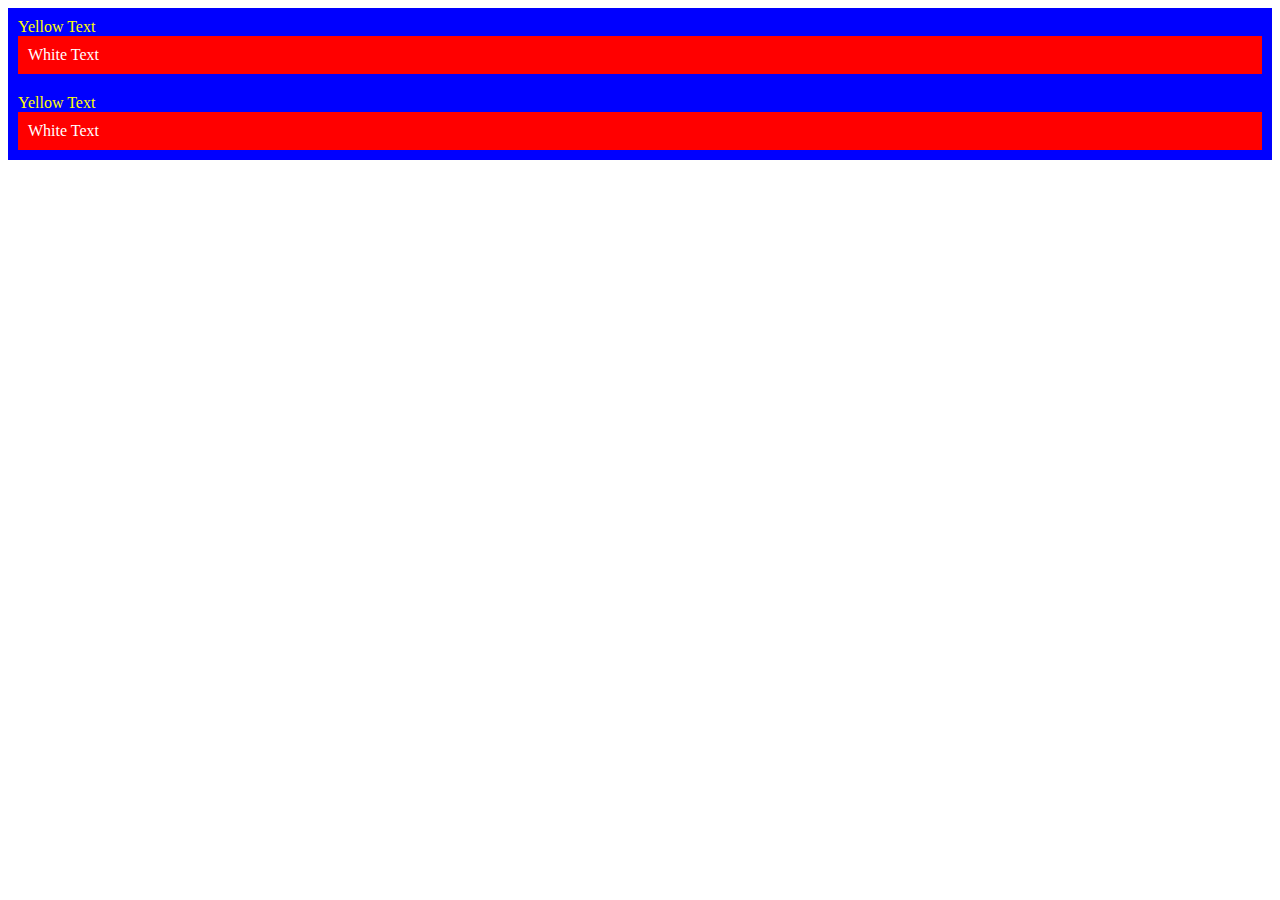
<file: 7.0 CSS Cascade/solution/solution.html>
<!DOCTYPE html>
<html lang="en">

<head>
  <meta charset="UTF-8">
  <title>CSS Cascade</title>
  <link rel="stylesheet" href="./solution.css">
</head>
<body>
  <div id="outer-box">
    <div class="box">
      <p>Yellow Text</p>
      <div class="box inner-box">
        <p class="white-text">White Text</p>
      </div>
    </div>
    <div class="box">
      <p>Yellow Text</p>
      <div class="box inner-box">
        <p class="white-text">White Text</p>
      </div>
    </div>
  </div>
</body>

</html>
</file>
<file: 11.3 TinDog Project/css/style.css>
.gradient-background {
  background: linear-gradient(300deg, #00bfff, #ff4c68, #ef8172);
  background-size: 180% 180%;
  animation: gradient-animation 18s ease infinite;
}

@keyframes gradient-animation {
  0% {
    background-position: 0% 50%;
  }
  50% {
    background-position: 100% 50%;
  }
  100% {
    background-position: 0% 50%;
  }
}

.icon-square {
  width: 3rem;
  height: 3rem;
  border-radius: 0.75rem;
}

.profile-img {
  height: 100px;
  border-radius: 50%;
}
</file>
<file: 7.0 CSS Cascade/style.css>
/* Don't change the existing CSS. */

.box {
  background-color: blue;
  padding: 10px;
}

p {
  color: yellow;
  margin: 0;
  padding: 0;
}
#outer-box{
  border:10px solid purple;
  margin:10px;
}
.white-text{
  border:10px solid red;
  background-color: red;
  color:white
}
</file>
<file: 8.4 Web Design Agency Project/style.css>
body {
  font-family: "Poppins", sans-serif;
  margin: 50px 50px 0 50px;
  background-color: #faf9f6;
  display: flex;
  flex-direction: column;
  min-height: 95vh;
}
.main {
  flex: 1;
}

h1 {
  font-size: 5rem;
}

footer {
  text-align: right;
  color: midnightblue;
}
.left{
  float:left;
}
.right{
  float:right;
}
.card{
  width:45%;
}
.title-image{
  float:left;
  height:200px;
  margin-right: 50px;
}
</file>
<file: Drum Kit Starting Files/styles.css>
body {
  text-align: center;
  background-color: #283149;
}

h1 {
  font-size: 5rem;
  color: #DBEDF3;
  font-family: "Arvo", cursive;
  text-shadow: 3px 0 #DA0463;

}

footer {
  color: #DBEDF3;
  font-family: sans-serif;
}

.w {
  background-image: url("images/tom1.png");

}

.a {
  background-image: url("images/tom2.png");


}

.s {
  background-image: url("images/tom3.png");

}

.d {
  background-image: url("images/tom4.png");

}

.j {
  background-image: url("images/crash.png");


}

.k {
  background-image: url("images/snare.png");

}

.l {
  background-image: url("images/kick.png");

}

.set {
  margin: 10% auto;
}

.game-over {
  background-color: red;
  opacity: 0.8;
}

.pressed {
  box-shadow: 0 3px 4px 0 #DBEDF3;
  opacity: 0.5;
}

.red {
  color: red;
}

.drum {
  outline: none;
  border: 10px solid #404B69;
  font-size: 5rem;
  font-family: 'Arvo', cursive;
  line-height: 2;
  font-weight: 900;
  color: #DA0463;
  text-shadow: 3px 0 #DBEDF3;
  border-radius: 15px;
  display: inline-block;
  width: 150px;
  height: 150px;
  text-align: center;
  margin: 10px;
  background-color: white;
}
</file>
<file: 11.3 TinDog Project/css/solution.css>
.gradient-background {
  background: linear-gradient(300deg, #00bfff, #ff4c68, #ef8172);
  background-size: 180% 180%;
  animation: gradient-animation 18s ease infinite;
}

@keyframes gradient-animation {
  0% {
    background-position: 0% 50%;
  }
  50% {
    background-position: 100% 50%;
  }
  100% {
    background-position: 0% 50%;
  }
}

.icon-square {
  width: 3rem;
  height: 3rem;
  border-radius: 0.75rem;
}

.profile-img {
  border-radius: 50%;
  height: 100px;
}
</file>
<file: 8.4 Web Design Agency Project/solution.css>
body {
  font-family: "Poppins", sans-serif;
  margin: 50px 50px 0 50px;
  background-color: #faf9f6;
  display: flex;
  flex-direction: column;
  min-height: 95vh;
}
.main {
  flex: 1;
}

h1 {
  font-size: 5rem;
}

footer {
  text-align: right;
  color: midnightblue;
}

.tile-image {
  height: 200px;
  float: left;
  margin-right: 50px;
}

.card {
  width: 45%;
}

.left {
  float: left;
}

.right {
  float: right;
}

.creative {
  color: midnightblue;
}

@media (max-width: 680px) {
  .logo {
    width: 100px;
  }

  h1 {
    font-size: 3.5rem;
    text-align: center;
  }

  .card {
    width: 100%;
    display: block;
    margin-bottom: 30px;
    text-align: justify;
  }

  .card img {
    margin-bottom: 10px;
    width: 100%;
    display: inline;
    object-fit: cover;
  }
}
</file>
<file: Dicee Challenge - Completed/styles.css>
.container {
  width: 70%;
  margin: auto;
  text-align: center;
}

.dice {
  text-align: center;
  display: inline-block;

}

body {
  background-color: #393E46;
}

h1 {
  margin: 30px;
  font-family: 'Lobster', cursive;
  text-shadow: 5px 0 #232931;
  font-size: 8rem;
  color: #4ECCA3;
}

p {
  font-size: 2rem;
  color: #4ECCA3;
  font-family: 'Indie Flower', cursive;
}

img {
  width: 80%;
}

footer {
  margin-top: 5%;
  color: #EEEEEE;
  text-align: center;
  font-family: 'Indie Flower', cursive;

}
</file>
<file: 7.0 CSS Cascade/solution/solution.css>
#outer-box {
  background-color: purple;
}

.box {
  background-color: blue;
  padding: 10px;
}

.inner-box {
  background-color: red;
}

p {
  color: yellow;
  margin: 0;
  padding: 0;
}

.white-text {
  color: white;
}
</file>
